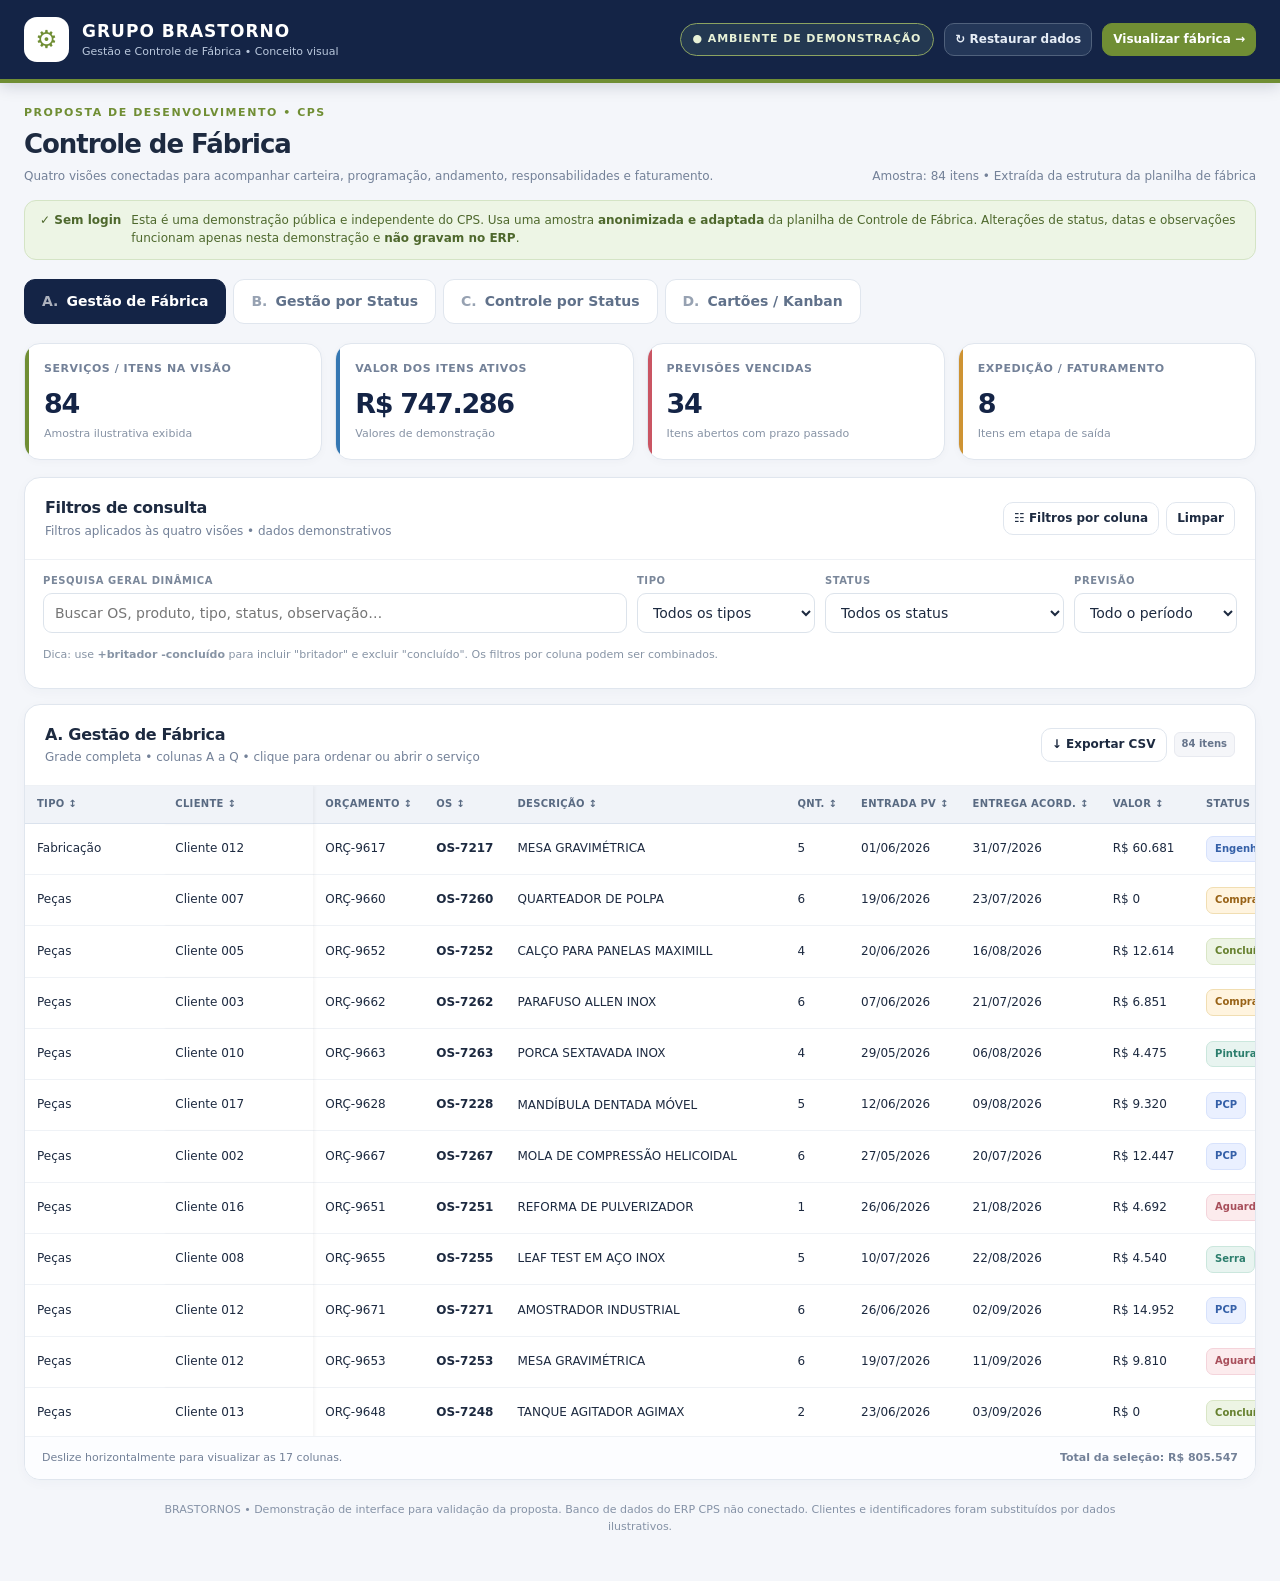
<file: demo/index.html>
<!doctype html>
<html lang="pt-BR">
<head>
<meta charset="utf-8">
<meta name="viewport" content="width=device-width, initial-scale=1">
<title>BRASTORNOS • Gestão de Fábrica | Demonstração</title>
<meta name="robots" content="noindex,nofollow">
<meta name="description" content="Demonstração visual do projeto de gestão de fábrica integrada ao CPS. Sem acesso ao ERP.">
<style>
:root{--navy:#142446;--navy2:#203657;--olive:#708e34;--olive2:#e9f0df;--bg:#f4f6fa;--line:#e0e6ee;--ink:#1d2a40;--muted:#738198;--white:#fff;--blue:#3577b2;--danger:#ca5563;--gold:#ce9333;--radius:16px}*{box-sizing:border-box}body{margin:0;background:var(--bg);color:var(--ink);font:14px/1.48 Inter,ui-sans-serif,system-ui,-apple-system,"Segoe UI",sans-serif}button,input,select,textarea{font:inherit}button{cursor:pointer}a{color:inherit}header{background:var(--navy);color:white;border-bottom:4px solid var(--olive);position:sticky;top:0;z-index:20;box-shadow:0 3px 15px #0c18342b}.head{max-width:1500px;padding:17px 24px;margin:auto;display:flex;align-items:center;gap:18px;justify-content:space-between}.brand{display:flex;align-items:center;gap:13px;min-width:0}.brand-mark{width:45px;height:45px;border-radius:13px;background:#fff;color:var(--olive);display:grid;place-items:center;font-size:25px;font-weight:900}.brand strong{display:block;letter-spacing:.06em;font-size:17px}.brand small{display:block;color:#b9c7dc;font-size:11px}.head-right{display:flex;align-items:center;gap:10px;flex-wrap:wrap}.demo-pill{border:1px solid #8ca361;background:#233851;padding:7px 12px;border-radius:999px;color:#e7f1d6;font-size:11px;font-weight:800;letter-spacing:.08em}.btn{border:1px solid var(--line);border-radius:10px;background:white;padding:10px 14px;color:var(--ink);font-weight:700;display:inline-flex;align-items:center;gap:7px;justify-content:center;transition:.15s}.btn:hover{border-color:#a7b4c7;transform:translateY(-1px)}.btn.primary{background:var(--olive);border-color:var(--olive);color:#fff}.btn.ghost{border-color:#50617c;color:#e6edf6;background:#243758}.btn.small{font-size:12px;padding:7px 10px}.wrap{max-width:1500px;padding:22px 24px 46px;margin:auto}.hero{display:flex;justify-content:space-between;gap:20px;align-items:flex-end;margin-bottom:15px}.eyebrow{color:var(--olive);font-size:11px;font-weight:900;letter-spacing:.14em;text-transform:uppercase}.hero h1{font-size:26px;letter-spacing:-.04em;margin:4px 0}.subtitle{color:var(--muted);font-size:12px;max-width:770px}.callout{border:1px solid #d4e4c5;background:#edf5e5;color:#4e682d;padding:11px 15px;border-radius:12px;font-size:12px;margin:0 0 19px;display:flex;gap:10px;align-items:flex-start}.callout strong{white-space:nowrap}.tabs{display:flex;gap:7px;overflow:auto;margin-bottom:16px;padding-bottom:3px}.tab{white-space:nowrap;background:white;border:1px solid var(--line);border-radius:11px;padding:11px 17px;color:#60718a;font-weight:750}.tab.active{color:white;background:var(--navy);border-color:var(--navy)}.tab em{font-style:normal;margin-right:8px;opacity:.65}.kpis{display:grid;grid-template-columns:repeat(4,minmax(0,1fr));gap:13px;margin-bottom:17px}.kpi{padding:17px 19px;background:white;border-radius:var(--radius);border:1px solid var(--line);box-shadow:0 2px 8px #1d2a4007;position:relative;overflow:hidden}.kpi:before{content:"";position:absolute;left:0;top:0;bottom:0;width:4px;background:var(--olive)}.kpi:nth-child(2):before{background:var(--blue)}.kpi:nth-child(3):before{background:var(--danger)}.kpi:nth-child(4):before{background:var(--gold)}.kpi .label{color:var(--muted);font-size:11px;letter-spacing:.05em;text-transform:uppercase;font-weight:800}.kpi .num{font-size:27px;font-weight:850;letter-spacing:-.05em;margin-top:7px;color:var(--navy)}.kpi .hint{font-size:11px;color:#8793a5;margin-top:2px}.panel{background:#fff;border:1px solid var(--line);border-radius:var(--radius);box-shadow:0 3px 12px #21345608;margin-bottom:15px;overflow:hidden}.panel-head{display:flex;align-items:center;justify-content:space-between;gap:16px;padding:18px 20px;border-bottom:1px solid #eef1f5}.panel-head h2{font-size:16px;letter-spacing:-.02em;margin:0}.panel-head p{color:var(--muted);font-size:12px;margin:3px 0 0}.panel-actions{display:flex;align-items:center;gap:7px;flex-wrap:wrap}.filters{padding:14px 18px;display:flex;gap:10px;flex-wrap:wrap;align-items:center}.field{display:flex;flex-direction:column;gap:5px;min-width:135px}.field.search{flex:1 1 280px}.field label{font-size:10px;color:#7a879a;font-weight:850;letter-spacing:.055em;text-transform:uppercase}.field input,.field select,.field textarea,.filter-control{height:40px;width:100%;border-radius:9px;background:#fff;border:1px solid #dce3eb;padding:0 11px;color:var(--ink);outline:none}.field input:focus,.field select:focus,.field textarea:focus{border-color:var(--olive);box-shadow:0 0 0 3px #708e3426}.search-help{font-size:11px;color:#8794a5;padding:0 18px 12px}.filter-box{background:#fafbfd;border-top:1px solid var(--line);padding:14px 18px;display:none;gap:8px;align-items:flex-end;flex-wrap:wrap}.filter-box.open{display:flex}.filter-box .field{flex:1;min-width:160px}.chips{display:flex;flex-wrap:wrap;gap:6px;padding:0 18px 12px}.chip{background:#eef3ea;color:#54772c;border:1px solid #d7e7cd;border-radius:7px;font-size:11px;padding:5px 9px}.chip button{border:none;background:none;margin-left:7px;color:#54772c;font-weight:900}.table-wrap{width:100%;overflow:auto;max-height:650px}.grid-table{border-collapse:separate;border-spacing:0;width:100%;font-size:12px;white-space:nowrap}.grid-table th{position:sticky;top:0;z-index:4;text-align:left;background:#f0f3f8;color:#596a82;border-bottom:1px solid #dae2ed;padding:11px 12px;font-size:10px;font-weight:900;letter-spacing:.03em;text-transform:uppercase}.grid-table th button{border:0;background:none;color:inherit;font-weight:inherit;font-size:inherit;letter-spacing:inherit;padding:0;text-align:left}.grid-table td{padding:10px 12px;border-bottom:1px solid #eff2f6;vertical-align:middle}.grid-table tbody tr:hover td{background:#f8faf3}.grid-table th:nth-child(1),.grid-table td:nth-child(1){position:sticky;left:0;z-index:2;min-width:111px;background:#fff}.grid-table th:nth-child(2),.grid-table td:nth-child(2){position:sticky;left:111px;z-index:2;min-width:150px;background:#fff;box-shadow:2px 0 3px #0000000a}.grid-table th:nth-child(-n+2){z-index:6;background:#f0f3f8}.grid-table tr:hover td:nth-child(-n+2){background:#f8faf3}.grid-table td.desc{white-space:normal;min-width:280px;max-width:370px;line-height:1.3}.table-bottom{display:flex;justify-content:space-between;gap:10px;padding:13px 17px;font-size:11px;color:var(--muted);background:#fcfdff;border-top:1px solid #eff2f6}.pill{font-size:10px;white-space:nowrap;border-radius:7px;border:1px solid transparent;padding:5px 8px;font-weight:850;display:inline-block}.pill.plan{background:#eaf0ff;color:#3560a8;border-color:#d7e2fc}.pill.buy{background:#fff4df;color:#986216;border-color:#f1deb2}.pill.work{background:#e8f4f0;color:#2c7e6d;border-color:#cbe7dd}.pill.qa{background:#efeafb;color:#7756a7;border-color:#ddd2f4}.pill.invoice{background:#fcebed;color:#a84f5b;border-color:#f4d4db}.pill.done{background:#edf4e4;color:#66802e;border-color:#d9e6c6}.pill.other{background:#eef1f5;color:#6d7890;border-color:#dee5ec}.tag{display:inline-flex;align-items:center;gap:4px;background:#f5f6f9;border:1px solid #e8eaf0;color:#66748b;padding:4px 7px;border-radius:6px;font-size:10px;font-weight:750}.tag.bad{background:#fff0ef;color:#c7514c;border-color:#ffd8d6}.action{background:#eef5e8;color:#618335;border:1px solid #d9e8cc;padding:6px 9px;border-radius:7px;font-size:11px;font-weight:800}.action:hover{background:#e1efd3}.muted{color:var(--muted)}.split{display:grid;grid-template-columns:1.5fr 1fr;gap:14px}.status-lines{padding:17px 20px 22px}.sline{display:grid;grid-template-columns:145px 1fr 44px;gap:10px;align-items:center;margin:12px 0;font-size:12px}.sline .name{color:#54637a;overflow:hidden;text-overflow:ellipsis;white-space:nowrap;font-weight:700}.track{background:#eff2f6;height:12px;border-radius:10px;overflow:hidden}.fill{height:100%;background:var(--olive);border-radius:10px}.val{text-align:right;font-weight:800;color:#344762}.donutbox{padding:22px;display:flex;align-items:center;justify-content:center;flex-direction:column;gap:16px}.donut{width:190px;height:190px;border-radius:50%;position:relative;display:grid;place-items:center}.donut:before{content:"";background:#fff;position:absolute;inset:35px;border-radius:50%}.donut strong{position:relative;z-index:1;font-size:25px;color:var(--navy)}.legend{display:flex;flex-wrap:wrap;gap:11px;justify-content:center;font-size:11px;color:#5b6b83}.legend i{display:inline-block;width:9px;height:9px;border-radius:3px;margin-right:5px}.role{display:flex;gap:10px;align-items:end;flex-wrap:wrap;padding:16px 20px;background:#fafbfd;border-bottom:1px solid var(--line)}.role .field{min-width:250px}.role-note{font-size:11px;color:var(--muted);max-width:800px}.role-list{padding:15px;display:grid;grid-template-columns:repeat(2,minmax(0,1fr));gap:10px}.task{border:1px solid #e4e9f0;border-radius:12px;padding:14px;background:#fff;display:flex;flex-direction:column;gap:9px}.task h3{font-size:13px;margin:0;color:var(--navy)}.task p{font-size:11px;color:var(--muted);margin:0}.task-head{display:flex;justify-content:space-between;gap:7px;align-items:center}.task-foot{display:flex;justify-content:space-between;align-items:center;gap:7px;font-size:11px;color:var(--muted)}.kanban{display:grid;grid-template-columns:repeat(6,minmax(215px,1fr));gap:12px;overflow:auto;padding:16px;align-items:start}.lane{border-radius:13px;background:#f1f4f8;border:1px solid #e1e7ee;min-height:360px;padding:10px}.lane-head{display:flex;justify-content:space-between;align-items:center;font-weight:850;font-size:12px;color:var(--navy);padding:4px 4px 12px}.lane-count{background:#dfe7f1;color:#526781;padding:3px 8px;border-radius:7px}.mini-card{border:1px solid #dce3eb;background:#fff;padding:12px;border-radius:10px;margin-bottom:9px;box-shadow:0 2px 8px #00000008;cursor:grab}.mini-card:hover{border-color:#8ba55b;box-shadow:0 4px 14px #1c27351a}.mini-card strong{font-size:12px;color:var(--navy);display:block;margin-bottom:4px}.mini-card .prod{font-size:11px;color:#586980;line-height:1.3;margin-bottom:8px;display:block}.mini-card .meta{display:flex;justify-content:space-between;gap:7px;color:#7b889b;font-size:10px}.mini-card .meta .bad{color:#cc4e54}.empty{padding:38px;text-align:center;color:#8b98a8;font-size:12px}.footnote{font-size:11px;color:#8592a6;max-width:1000px;margin:22px auto 0;text-align:center}.overlay{display:none;position:fixed;inset:0;background:#15243c99;z-index:50;align-items:center;justify-content:center;padding:20px}.overlay.show{display:flex}.modal{background:#fff;border-radius:17px;max-width:680px;width:100%;max-height:91vh;overflow:auto;box-shadow:0 25px 70px #0d1c3250}.modalhead{position:sticky;top:0;background:#fff;padding:19px 22px;border-bottom:1px solid var(--line);display:flex;align-items:center;justify-content:space-between;z-index:2}.modalhead h2{font-size:17px;margin:0}.modalbody{padding:18px 22px}.cols2{display:grid;grid-template-columns:1fr 1fr;gap:11px}.kv{background:#f6f8fa;padding:10px 12px;border-radius:9px}.kv small{font-size:10px;color:#8a98a8;display:block;text-transform:uppercase;font-weight:850}.kv strong{display:block;margin-top:4px;word-break:break-word;font-size:12px}.field textarea{min-height:95px;padding:10px;resize:vertical}.timeline{border-left:2px solid #dce7d1;margin:9px 0 20px 7px;padding-left:16px}.timeline p{font-size:12px;color:#64748b;margin:12px 0}.timeline p:before{content:"";display:inline-block;width:8px;height:8px;background:var(--olive);border-radius:50%;margin-left:-21px;margin-right:13px}.modalactions{border-top:1px solid var(--line);display:flex;justify-content:flex-end;gap:8px;padding:15px 22px}.hidden{display:none!important}.colormark{width:8px;height:8px;border-radius:50%;background:var(--olive);display:inline-block} @media(max-width:1050px){.kpis{grid-template-columns:repeat(2,1fr)}.split{grid-template-columns:1fr}.kanban{grid-template-columns:repeat(6,235px)}}@media(max-width:620px){.head{padding:12px 14px}.brand strong{font-size:14px}.brand small{font-size:10px}.brand-mark{width:38px;height:38px}.demo-pill{display:none}.wrap{padding:17px 12px 30px}.hero{display:block}.hero h1{font-size:22px}.kpis{gap:8px}.kpi{padding:13px}.kpi .num{font-size:21px}.kpi .hint{font-size:10px}.panel-head{padding:14px}.role-list{grid-template-columns:1fr}.cols2{grid-template-columns:1fr}.role .field{width:100%}.sline{grid-template-columns:120px 1fr 34px}.table-wrap{max-height:65vh}.head-right .btn.ghost{display:none}}
</style>
</head>
<body>
<header><div class="head"><div class="brand"><div class="brand-mark">⚙</div><div><strong>GRUPO BRASTORNO</strong><small>Gestão e Controle de Fábrica • Conceito visual</small></div></div><div class="head-right"><span class="demo-pill">● AMBIENTE DE DEMONSTRAÇÃO</span><button class="btn ghost small" onclick="resetDemo()">↻ Restaurar dados</button><button class="btn primary small" onclick="setView('fabric')">Visualizar fábrica →</button></div></div></header>
<div class="wrap">
  <section class="hero"><div><div class="eyebrow">Proposta de desenvolvimento • CPS</div><h1>Controle de Fábrica</h1><div class="subtitle">Quatro visões conectadas para acompanhar carteira, programação, andamento, responsabilidades e faturamento.</div></div><div class="subtitle" id="timeNote">Demonstração interativa • versão conceitual</div></section>
  <div class="callout"><strong>✓ Sem login</strong><span>Esta é uma demonstração pública e independente do CPS. Usa uma amostra <b>anonimizada e adaptada</b> da planilha de Controle de Fábrica. Alterações de status, datas e observações funcionam apenas nesta demonstração e <b>não gravam no ERP</b>.</span></div>
  <nav class="tabs" aria-label="Telas do projeto"><button class="tab active" id="tab-fabric" onclick="setView('fabric')"><em>A.</em>Gestão de Fábrica</button><button class="tab" id="tab-status" onclick="setView('status')"><em>B.</em>Gestão por Status</button><button class="tab" id="tab-roles" onclick="setView('roles')"><em>C.</em>Controle por Status</button><button class="tab" id="tab-kanban" onclick="setView('kanban')"><em>D.</em>Cartões / Kanban</button></nav>
  <div class="kpis" id="metrics"></div>
  <section class="panel"><div class="panel-head"><div><h2>Filtros de consulta</h2><p>Filtros aplicados às quatro visões • dados demonstrativos</p></div><div class="panel-actions"><button class="btn small" onclick="toggleAdvanced()">☷ Filtros por coluna</button><button class="btn small" onclick="clearFilters()">Limpar</button></div></div>
    <div class="filters"><div class="field search"><label for="q">Pesquisa geral dinâmica</label><input id="q" placeholder="Buscar OS, produto, tipo, status, observação…"></div><div class="field"><label for="typeFilter">Tipo</label><select id="typeFilter"><option value="">Todos os tipos</option></select></div><div class="field"><label for="statusFilter">Status</label><select id="statusFilter"><option value="">Todos os status</option></select></div><div class="field"><label for="periodFilter">Previsão</label><select id="periodFilter"><option value="">Todo o período</option><option value="late">Atrasados</option><option value="current">Próximos 30 dias</option><option value="closed">Concluídos</option></select></div></div>
    <div class="search-help">Dica: use <b>+britador -concluído</b> para incluir "britador" e excluir "concluído". Os filtros por coluna podem ser combinados.</div>
    <div class="filter-box" id="advanced"><div class="field"><label>Coluna</label><select id="columnSelect"></select></div><div class="field" style="flex:2"><label>Contém o texto</label><input id="columnValue" placeholder="Valor a filtrar"></div><button class="btn primary" onclick="addColumnFilter()">Adicionar filtro</button></div><div class="chips" id="chips"></div>
  </section>
  <main id="screen"></main>
  <footer class="footnote">BRASTORNOS • Demonstração de interface para validação da proposta. Banco de dados do ERP CPS não conectado. Clientes e identificadores foram substituídos por dados ilustrativos.</footer>
</div>
<div class="overlay" id="overlay" onclick="if(event.target===this)closeModal()"><div class="modal" role="dialog" aria-modal="true" aria-label="Detalhamento do Serviço"><div class="modalhead"><h2 id="modalTitle">Ordem de Serviço</h2><button class="btn small" onclick="closeModal()">Fechar ✕</button></div><div class="modalbody" id="modalBody"></div><div class="modalactions"><button class="btn" onclick="closeModal()">Cancelar</button><button class="btn primary" onclick="saveModal()">Salvar na demonstração</button></div></div></div>
<script>
(function(){
'use strict';
var TODAY=new Date(2026,9,8), STORE='brastornos_demo_fabrica_v1';
var samples=[
['Fabricação','BRITADOR DE MANDÍBULAS BRASMAX 20X15 ESP'],['Serviços','AMOSTRADOR INDUSTRIAL'],['Fabricação','PLANTA DE BRITAGEM E PULVERIZAÇÃO'],['Serviços','REFORMA DE PULVERIZADOR'],['Serviços','SUPERVISÃO DE MONTAGEM'],['Peças','MOLA DE COMPRESSÃO HELICOIDAL'],['Peças','POLIA MOVIDA DO PULVERIZADOR'],['Fabricação','PULVERIZADOR AXIMILL'],['Peças','JARRO 10X10 EMBORRACHADO'],['Peças','PORCA SEXTAVADA INOX'],['Peças','PARAFUSO ALLEN INOX'],['Peças','CALÇO PARA PANELAS MAXIMILL'],['Fabricação','ESTUFA DE SECAGEM DRYBOX 600L'],['Fabricação','QUARTEADOR DE CORREIA BELTQUARTER'],['Fabricação','MOINHO DE BOLAS MAXIMILL'],['Fabricação','TANQUE AGITADOR AGIMAX'],['Peças','MANDÍBULA DENTADA FIXA'],['Peças','MANDÍBULA DENTADA MÓVEL'],['Fabricação','BRITADOR DE MANDÍBULAS TORMAX'],['Fabricação','MESA GRAVIMÉTRICA'],['Fabricação','GARFO PARA COPELAÇÃO'],['Peças','EIXO DE TRANSMISSÃO'],['Serviços','MANUTENÇÃO EM CONJUNTO MECÂNICO'],['Peças de panela','CONJUNTO DE PANELA PARA MOINHO'],['Canaã - Fabricação','MOINHO DE BOLAS 24 X 48'],['Fabricação - Terceiros','SERVIÇO DE USINAGEM EXTERNA'],['Fabricação','LEAF TEST EM AÇO INOX'],['Peças','ROLAMENTO PARA MANCAL'],['Peças','ANEL DE VEDAÇÃO'],['Peças de panela','TAMPA DE PANELA DE MOAGEM'],['Fabricação','QUARTEADOR DE POLPA'],['Peças','CORREIA DE TRANSMISSÃO'],['Peças','BUCHA DE FIXAÇÃO'],['Fabricação','CONJUNTO DE CHASSI E ESTRUTURA'],['Serviços','INSPEÇÃO DE EQUIPAMENTO'],['Fabricação','CALDEIRARIA DE BASE METÁLICA']
];
var statusWeighted=['PCP','PCP','PCP','PCP','PCP','PCP','Concluído','Concluído','Concluído','Concluído','Concluído','Compras','Compras','Usinagem','Almoxarifado','Montagem','Engenharia','Separado','Aguardando faturamento','Aguardando faturamento','Controle de qualidade','Caldeiraria','Paralisado','Aguardando transportadora','Serra','Pintura'];
var types=['Peças','Peças','Peças','Peças','Peças','Fabricação','Fabricação','Fabricação','Canaã - Fabricação','Peças de panela','Serviços'];
var fields=[
['type','TIPO'],['client','CLIENTE'],['quote','ORÇAMENTO'],['os','OS'],['product','DESCRIÇÃO'],['qty','QNT.'],['entry','ENTRADA PV'],['agreed','ENTREGA ACORD.'],['value','VALOR'],['status','STATUS'],['forecast','PREV. LIBERAÇÃO'],['situation','SITUAÇÃO'],['month','MÊS'],['year','ANO'],['obs','OBSERVAÇÕES'],['invoice','NF'],['invoicedAt','DATA FAT.']
];
function rng(n){var x=Math.sin(n*168.31+77.27)*10000;return x-Math.floor(x)}
function addDays(d,n){var r=new Date(d);r.setDate(r.getDate()+n);return r}
function iso(d){if(!d)return '';var q=new Date(d);if(isNaN(q))return '';return q.getFullYear()+'-'+String(q.getMonth()+1).padStart(2,'0')+'-'+String(q.getDate()).padStart(2,'0')}
function human(s){if(!s)return '—';var p=String(s).substring(0,10).split('-');return p.length===3?p[2]+'/'+p[1]+'/'+p[0]:'—'}
function money(n){return (Number(n)||0).toLocaleString('pt-BR',{style:'currency',currency:'BRL',maximumFractionDigits:0})}
function h(s){return String(s===null||s===undefined?'':s).replace(/[&<>"']/g,function(c){return {'&':'&amp;','<':'&lt;','>':'&gt;','"':'&quot;',"'":'&#39;'}[c]})}
function clean(s){return String(s||'').normalize('NFD').replace(/[\u0300-\u036f]/g,'').toLowerCase().trim()}
function group(s){s=clean(s);if(s.indexOf('conclu')>-1)return 'done';if(s.indexOf('fatur')>-1||s.indexOf('transport')>-1||s.indexOf('exped')>-1)return 'invoice';if(s.indexOf('qualidade')>-1)return 'qa';if(s.indexOf('compra')>-1||s.indexOf('almox')>-1)return 'buy';if(s.indexOf('pcp')>-1||s.indexOf('engenharia')>-1||s.indexOf('comercial')>-1)return 'plan';return 'work'}
function label(s){return '<span class="pill '+group(s)+'">'+h(s)+'</span>'}
function createBase(){var result=[];for(var i=0;i<84;i++){var s=samples[(i*7+i%9)%samples.length];var type=s[0];if(i>20)type=types[(i*11)%types.length];var status=statusWeighted[(i*13+Math.floor(i/5))%statusWeighted.length];if(i<10)status=['PCP','Compras','Usinagem','Montagem','Aguardando faturamento','Controle de qualidade','Concluído','Engenharia','Separado','Paralisado'][i];var days=-135+Math.floor(rng(i+4)*120);var agreed=addDays(TODAY,days+33+Math.floor(rng(i+11)*105));var forecast=addDays(agreed,-20+Math.floor(rng(i+14)*52));var closed=group(status)==='done';var value=(i%6===0?0:Math.round((type.indexOf('Fabricação')>-1?12000:750)+rng(i+88)*(type.indexOf('Fabricação')>-1?91000:15500)));var invoice=closed?'D-'+String(4100+i):'';var actual=closed?iso(addDays(forecast,Math.floor(rng(i+55)*10))):'';result.push({id:'DEMO-'+String(i+1).padStart(4,'0'),type:type,client:'Cliente '+String(1+(i*7)%18).padStart(3,'0'),quote:'ORÇ-'+String(9600+i),os:'OS-'+String(7200+i),product:s[1],qty:1+Math.floor(rng(i+53)*6),entry:iso(addDays(TODAY,days)),agreed:iso(agreed),value:value,status:status,forecast:iso(forecast),obs:'Registro ilustrativo baseado nas etapas e categorias da planilha fornecida.',invoice:invoice,invoicedAt:actual,logs:[{at:'07/10/2026',note:'Registro importado para a demonstração (valores e identificadores adaptados).'}]});}return result}
var base=createBase(),mod={},rows=[],view='fabric',sortKey='forecast',sortDir=1,filters=[],profile='Gestão',currentId=null,advancedOpen=false;
try{mod=JSON.parse(localStorage.getItem(STORE)||'{}');if(!mod||typeof mod!=='object')mod={}}catch(e){mod={}}
function rebuild(){rows=base.map(function(r){var patch=mod[r.id]||{};return Object.assign({},r,patch,{logs:patch.logs||r.logs})})}
function persist(){try{localStorage.setItem(STORE,JSON.stringify(mod))}catch(e){}}
function getField(r,key){if(key==='situation')return r.forecast&&r.agreed&&r.forecast>r.agreed?'Avisar ao comercial':'Dentro do programado';if(key==='month')return r.forecast?String(Number(r.forecast.slice(5,7))).padStart(2,'0'):'';if(key==='year')return r.forecast?r.forecast.slice(0,4):'';return r[key]||''}
function allText(r){return fields.map(function(f){return String(getField(r,f[0]))}).join(' ')+' '+(r.logs||[]).map(function(x){return x.note}).join(' ')}
function matchSearch(r,q){var norm=clean(allText(r));var parts=(q.match(/(?:[+-]?"[^"]+"|[+-]?\S+)/g)||[]);for(var i=0;i<parts.length;i++){var x=parts[i];var neg=x[0]==='-';x=x.replace(/^[+-]/,'').replace(/^"|"$/g,'');x=clean(x);if(!x)continue;if(neg?norm.indexOf(x)>-1:norm.indexOf(x)===-1)return false}return true}
function filt(){var q=document.getElementById('q').value,ty=document.getElementById('typeFilter').value,st=document.getElementById('statusFilter').value,p=document.getElementById('periodFilter').value;return rows.filter(function(r){if(q&&!matchSearch(r,q))return false;if(ty&&r.type!==ty)return false;if(st&&r.status!==st)return false;if(p==='late'&&!(r.forecast<TODAYISO&&group(r.status)!=='done'))return false;if(p==='current'&&!(r.forecast>=TODAYISO&&r.forecast<=iso(addDays(TODAY,30))))return false;if(p==='closed'&&group(r.status)!=='done')return false;return filters.every(function(f){return clean(getField(r,f.k)).indexOf(clean(f.v))>-1})})}
var TODAYISO=iso(TODAY);
function activeRows(){var r=filt();if(view==='roles'&&profile!=='Gestão')return r.filter(function(x){return matchesRole(x,profile)});return r}
function metrics(r){var active=r.filter(function(x){return group(x.status)!=='done'}),late=active.filter(function(x){return x.forecast&&x.forecast<TODAYISO}),waiting=r.filter(function(x){return group(x.status)==='invoice'});document.getElementById('metrics').innerHTML=[
['Serviços / itens na visão',r.length,'Amostra ilustrativa exibida'],['Valor dos itens ativos',money(active.reduce(function(a,x){return a+x.value},0)),'Valores de demonstração'],['Previsões vencidas',late.length,'Itens abertos com prazo passado'],['Expedição / Faturamento',waiting.length,'Itens em etapa de saída']
].map(function(k){return '<article class="kpi"><div class="label">'+k[0]+'</div><div class="num">'+k[1]+'</div><div class="hint">'+k[2]+'</div></article>'}).join('')}
function setView(v){view=v;['fabric','status','roles','kanban'].forEach(function(n){document.getElementById('tab-'+n).classList.toggle('active',n===v)});render()}
window.setView=setView;
function render(){var arr=activeRows();metrics(arr);renderChips();if(view==='fabric')drawFabric(arr);else if(view==='status')drawStatus(arr);else if(view==='roles')drawRoles(arr);else drawKanban(arr)}
function dateTag(r){var late=r.forecast<TODAYISO&&group(r.status)!=='done';return '<span class="tag '+(late?'bad':'')+'">'+human(r.forecast)+(late?' · Atrasado':'')+'</span>'}
function sortable(arr){return arr.slice().sort(function(a,b){var av=getField(a,sortKey),bv=getField(b,sortKey);if(sortKey==='value'||sortKey==='qty')return ((Number(av)||0)-(Number(bv)||0))*sortDir;return String(av).localeCompare(String(bv),'pt-BR',{numeric:true})*sortDir})}
function cell(r,key){var v=getField(r,key);if(key==='status')return label(v);if(key==='forecast')return dateTag(r);if(key==='entry'||key==='agreed'||key==='invoicedAt')return h(human(v));if(key==='value')return money(v);if(key==='situation')return '<span class="tag '+(v==='Avisar ao comercial'?'bad':'')+'">'+h(v)+'</span>';if(key==='obs')return '<span title="'+h(v)+'">'+h(String(v).slice(0,46))+'</span>';if(key==='os')return '<strong>'+h(v)+'</strong>';return h(v||'—')}
function drawFabric(arr){var sorted=sortable(arr);var head='<tr>'+fields.map(function(f){return '<th><button onclick="sortBy('+JSON.stringify(f[0]).replace(/"/g,'&quot;')+')">'+h(f[1])+' '+(sortKey===f[0]?(sortDir>0?'↑':'↓'):'↕')+'</button></th>'}).join('')+'<th>DETALHE</th></tr>';var body=sorted.map(function(r){return '<tr>'+fields.map(function(f){return '<td class="'+(f[0]==='product'?'desc':'')+'">'+cell(r,f[0])+'</td>'}).join('')+'<td><button class="action" onclick="openModal('+JSON.stringify(r.id).replace(/"/g,'&quot;')+')">Abrir</button></td></tr>'}).join('');document.getElementById('screen').innerHTML='<section class="panel"><div class="panel-head"><div><h2>A. Gestão de Fábrica</h2><p>Grade completa • colunas A a Q • clique para ordenar ou abrir o serviço</p></div><div class="panel-actions"><button class="btn small" onclick="downloadCsv()">↓ Exportar CSV</button><span class="tag">'+sorted.length+' itens</span></div></div><div class="table-wrap"><table class="grid-table"><thead>'+head+'</thead><tbody>'+ (body||'<tr><td colspan="18"><div class="empty">Nenhum registro encontrado.</div></td></tr>')+'</tbody></table></div><div class="table-bottom"><span>Deslize horizontalmente para visualizar as 17 colunas.</span><strong>Total da seleção: '+money(sorted.reduce(function(a,x){return a+x.value},0))+'</strong></div></section>'}
window.sortBy=function(k){if(sortKey===k)sortDir*=-1;else{sortKey=k;sortDir=1}render()};
function groupTotal(arr){var d={};arr.forEach(function(r){var g=r.status;d[g]=(d[g]||{count:0,value:0});d[g].count++;d[g].value+=r.value});return Object.entries(d).sort(function(a,b){return b[1].count-a[1].count})}
function drawStatus(arr){var tt=groupTotal(arr),max=Math.max(1,...tt.map(function(x){return x[1].count})),groups=['plan','buy','work','qa','invoice','done'],color=['#5377af','#dca34d','#3c9a80','#936fb1','#cd6672','#809d46'];var gcount=groups.map(function(g){return arr.filter(function(x){return group(x.status)===g}).length}),grand=Math.max(1,gcount.reduce(function(a,b){return a+b},0)),at=0,conic=gcount.map(function(n,i){var st=at;at+=n/grand*360;return color[i]+' '+st+'deg '+at+'deg'}).join(',');var s=tt.map(function(e){return '<div class="sline"><div class="name">'+h(e[0])+'</div><div class="track"><div class="fill" style="width:'+Math.round(e[1].count/max*100)+'%"></div></div><div class="val">'+e[1].count+'</div></div>'}).join('');var leg=groups.map(function(g,i){return '<span><i style="background:'+color[i]+'"></i>'+['PCP/Engenharia','Compras/Almox.','Produção','Qualidade','Saída/Faturamento','Concluído'][i]+' · '+gcount[i]+'</span>'}).join('');document.getElementById('screen').innerHTML='<section class="split"><div class="panel"><div class="panel-head"><div><h2>B. Distribuição por status</h2><p>Quantidade de itens por etapa operacional</p></div></div><div class="status-lines">'+(s||'<div class="empty">Sem itens</div>')+'</div></div><div class="panel"><div class="panel-head"><div><h2>Carteira por macroetapa</h2><p>Distribuição visual do mesmo conjunto de OS</p></div></div><div class="donutbox"><div class="donut" style="background:conic-gradient('+conic+')"><strong>'+grand+'</strong></div><div class="legend">'+leg+'</div></div></div></section><section class="panel"><div class="panel-head"><div><h2>Valor por status</h2><p>Indicadores calculados sobre os valores ilustrativos da amostra</p></div></div><div style="padding:12px 20px">'+tt.slice(0,14).map(function(x){return '<div class="sline" style="grid-template-columns:180px 1fr 130px"><div class="name">'+h(x[0])+'</div><div class="track"><div class="fill" style="background:#4979a8;width:'+Math.round(x[1].value/Math.max(1,...tt.map(function(k){return k[1].value}))*100)+'%"></div></div><div class="val">'+money(x[1].value)+'</div></div>'}).join('')+'</div></section>'}
var roles=['Gestão','Qualidade','Faturamento','Compras','Engenharia','PCP','Produção','Expedição'];
function matchesRole(r,role){var s=clean(r.status);if(role==='Qualidade')return s.indexOf('qualidade')>-1;if(role==='Faturamento')return s.indexOf('faturamento')>-1;if(role==='Compras')return s.indexOf('compra')>-1||s.indexOf('almox')>-1;if(role==='Engenharia')return s.indexOf('engenharia')>-1;if(role==='PCP')return s.indexOf('pcp')>-1;if(role==='Produção')return group(r.status)==='work';if(role==='Expedição')return s.indexOf('transport')>-1||s.indexOf('exped')>-1||s.indexOf('separado')>-1;return true}
function drawRoles(arr){var sel='<select id="roleSelect" onchange="changeRole(this.value)">'+roles.map(function(x){return '<option value="'+h(x)+'" '+(x===profile?'selected':'')+'>'+h(x)+'</option>'}).join('')+'</select>';var l=arr.map(function(r){return '<article class="task"><div class="task-head"><strong>'+h(r.os)+'</strong>'+label(r.status)+'</div><h3>'+h(r.product)+'</h3><p>'+h(r.client)+' · '+h(r.type)+' · '+r.qty+' un.</p><div class="task-foot"><span>Liberação: '+human(r.forecast)+'</span><button class="action" onclick="openModal('+JSON.stringify(r.id).replace(/"/g,'&quot;')+')">Ver / movimentar</button></div></article>'}).join('');document.getElementById('screen').innerHTML='<section class="panel"><div class="panel-head"><div><h2>C. Controle por Status</h2><p>Simulação da fila de trabalho conforme o perfil do usuário do CPS</p></div><span class="tag">'+arr.length+' disponíveis</span></div><div class="role"><div class="field"><label>Simular usuário / setor</label>'+sel+'</div><div class="role-note">Na aplicação definitiva, o sistema identifica o usuário e as permissões diretamente no CPS. Aqui você alterna o perfil para visualizar a experiência — sem senha e sem alteração no ERP.</div></div><div class="role-list">'+(l||'<div class="empty">Não há ordens neste status com os filtros selecionados.</div>')+'</div></section>'}
window.changeRole=function(s){profile=s;render()};
var lanes=[['plan','PCP / Engenharia','PCP'],['buy','Compras / Almox.','Compras'],['work','Em produção','Usinagem'],['qa','Qualidade','Controle de qualidade'],['invoice','Expedição / Fat.','Aguardando faturamento'],['done','Concluídos','Concluído']];
function drawKanban(arr){var all=lanes.map(function(c){var subset=arr.filter(function(r){return group(r.status)===c[0]}).slice(0,28);var cards=subset.map(function(r){return '<div draggable="true" ondragstart="dragStart(event,'+JSON.stringify(r.id).replace(/"/g,'&quot;')+')" class="mini-card" onclick="openModal('+JSON.stringify(r.id).replace(/"/g,'&quot;')+')"><strong>'+h(r.os)+' '+label(r.status)+'</strong><span class="prod">'+h(r.product)+'</span><div class="meta"><span>'+h(r.client)+'</span><span class="'+(r.forecast<TODAYISO&&group(r.status)!=='done'?'bad':'')+'">'+human(r.forecast)+'</span></div></div>'}).join('');return '<section class="lane" ondragover="allowDrop(event)" ondrop="dropOn(event,'+JSON.stringify(c[0]).replace(/"/g,'&quot;')+')"><div class="lane-head"><span>'+h(c[1])+'</span><span class="lane-count">'+arr.filter(function(x){return group(x.status)===c[0]}).length+'</span></div>'+cards+(cards?'':'<div class="empty">Sem cartões</div>')+'</section>'}).join('');document.getElementById('screen').innerHTML='<section class="panel"><div class="panel-head"><div><h2>D. Gestão visual em cartões</h2><p>Estilo Kanban / Trello • arraste um cartão para simular a mudança de etapa</p></div><span class="tag">Arrastar = alteração local</span></div><div class="kanban">'+all+'</div></section>'}
var dragging=null;
window.dragStart=function(e,id){dragging=id;e.dataTransfer.setData('text/plain',id);e.dataTransfer.effectAllowed='move'};
window.allowDrop=function(e){e.preventDefault()};
window.dropOn=function(e,g){e.preventDefault();var id=(e.dataTransfer&&e.dataTransfer.getData('text/plain'))||dragging;var match=lanes.find(function(x){return x[0]===g});if(!match||!id)return;var r=rows.find(function(x){return x.id===id});if(!r)return;patch(id,{status:match[2]},'Status alterado de "'+r.status+'" para "'+match[2]+'" via cartão (simulação).');dragging=null;render()};
function patch(id,values,note){var r=rows.find(function(x){return x.id===id});if(!r)return;var existing=mod[id]||{};var logs=(r.logs||[]).slice();logs.unshift({at:new Date().toLocaleString('pt-BR'),note:note});mod[id]=Object.assign({},existing,values,{logs:logs});persist();rebuild()}
window.openModal=function(id){var r=rows.find(function(x){return x.id===id});if(!r)return;currentId=id;document.getElementById('modalTitle').textContent=r.os+' • Detalhe do Serviço';var g='<div class="cols2">'+[
['Cliente',r.client],['Tipo',r.type],['Orçamento',r.quote],['Quantidade',r.qty],['Entrega acordada',human(r.agreed)],['Situação do prazo',getField(r,'situation')],['Valor ilustrativo',money(r.value)],['NF emitida',r.invoice||'Não emitida']
].map(function(x){return '<div class="kv"><small>'+h(x[0])+'</small><strong>'+h(x[1])+'</strong></div>'}).join('')+'</div>';
var opts=['PCP','Engenharia','Compras','Almoxarifado','Serra','Caldeiraria','Usinagem','Montagem','Pintura','Controle de qualidade','Separado','Aguardando transportadora','Aguardando faturamento','Paralisado','Concluído'];if(opts.indexOf(r.status)===-1)opts.unshift(r.status);
var sel='<select id="modalStatus">'+opts.map(function(s){return '<option '+(r.status===s?'selected':'')+'>'+h(s)+'</option>'}).join('')+'</select>';
var timeline=(r.logs||[]).map(function(x){return '<p><strong>'+h(x.at)+'</strong> — '+h(x.note)+'</p>'}).join('');
document.getElementById('modalBody').innerHTML='<div style="margin-bottom:16px"><div class="eyebrow">Detalhes da ordem</div><h3 style="margin:6px 0 0;font-size:17px">'+h(r.product)+'</h3></div>'+g+'<div class="cols2" style="margin-top:18px"><div class="field"><label>Status (simulado)</label>'+sel+'</div><div class="field"><label>Previsão de liberação</label><input type="date" id="modalForecast" value="'+r.forecast+'"></div></div><div class="field" style="margin-top:13px"><label>Adicionar observação ao histórico</label><textarea id="modalObs" placeholder="Registre uma observação de exemplo…"></textarea></div><h3 style="font-size:13px;margin:23px 0 5px">Histórico de movimentações (demo)</h3><div class="timeline">'+timeline+'</div><div class="callout" style="margin-bottom:0"><strong>Ambiente isolado</strong><span>Salvar aqui apenas simula uma futura gravação no campo Observações do Serviço no CPS.</span></div>';
document.getElementById('overlay').classList.add('show')};
window.closeModal=function(){document.getElementById('overlay').classList.remove('show');currentId=null};
window.saveModal=function(){var r=rows.find(function(x){return x.id===currentId});if(!r)return;var status=document.getElementById('modalStatus').value,forecast=document.getElementById('modalForecast').value,obs=document.getElementById('modalObs').value.trim(),messages=[];if(status!==r.status)messages.push('Status: '+r.status+' → '+status);if(forecast!==r.forecast)messages.push('Previsão: '+human(r.forecast)+' → '+human(forecast));if(obs)messages.push('Observação: '+obs);if(!messages.length){closeModal();return}patch(r.id,{status:status,forecast:forecast,obs:obs||r.obs},messages.join(' | ')+' (simulação).');closeModal();render()};
window.addColumnFilter=function(){var k=document.getElementById('columnSelect').value,v=document.getElementById('columnValue').value.trim();if(!v)return;filters.push({k:k,v:v});document.getElementById('columnValue').value='';render()};
window.removeFilter=function(i){filters.splice(i,1);render()};
function renderChips(){document.getElementById('chips').innerHTML=filters.map(function(f,i){var col=fields.find(function(x){return x[0]===f.k});return '<span class="chip">'+h(col?col[1]:f.k)+': '+h(f.v)+' <button aria-label="Remover filtro" onclick="removeFilter('+i+')">×</button></span>'}).join('')}
window.toggleAdvanced=function(){advancedOpen=!advancedOpen;document.getElementById('advanced').classList.toggle('open',advancedOpen)};
window.clearFilters=function(){document.getElementById('q').value='';document.getElementById('typeFilter').value='';document.getElementById('statusFilter').value='';document.getElementById('periodFilter').value='';filters=[];render()};
window.resetDemo=function(){if(!confirm('Restaurar os dados demonstrativos e descartar alterações locais?'))return;localStorage.removeItem(STORE);mod={};rebuild();render()};
window.downloadCsv=function(){var arr=activeRows(),line=[fields.map(function(f){return f[1]})].concat(arr.map(function(r){return fields.map(function(f){return String(getField(r,f[0]))})}));var csv='\ufeff'+line.map(function(r){return r.map(function(x){return '"'+String(x).replace(/"/g,'""')+'"'}).join(';')}).join('\r\n');var a=document.createElement('a');a.href=URL.createObjectURL(new Blob([csv],{type:'text/csv;charset=utf-8'}));a.download='brastornos-demo-fabrica.csv';a.click();setTimeout(function(){URL.revokeObjectURL(a.href)},1000)};
function init(){rebuild();var typesAll=Array.from(new Set(rows.map(function(r){return r.type}))).sort(),statusesAll=Array.from(new Set(rows.map(function(r){return r.status}))).sort();document.getElementById('typeFilter').innerHTML='<option value="">Todos os tipos</option>'+typesAll.map(function(v){return '<option>'+h(v)+'</option>'}).join('');document.getElementById('statusFilter').innerHTML='<option value="">Todos os status</option>'+statusesAll.map(function(v){return '<option>'+h(v)+'</option>'}).join('');document.getElementById('columnSelect').innerHTML=fields.map(function(f){return '<option value="'+h(f[0])+'">'+h(f[1])+'</option>'}).join('');['q','typeFilter','statusFilter','periodFilter'].forEach(function(id){document.getElementById(id).addEventListener('input',render)});document.getElementById('columnValue').addEventListener('keydown',function(e){if(e.key==='Enter')addColumnFilter()});document.addEventListener('keydown',function(e){if(e.key==='Escape')closeModal()});document.getElementById('timeNote').textContent='Amostra: '+rows.length+' itens • Extraída da estrutura da planilha de fábrica';render()}
init();
})();
</script>
</body>
</html>
</file>
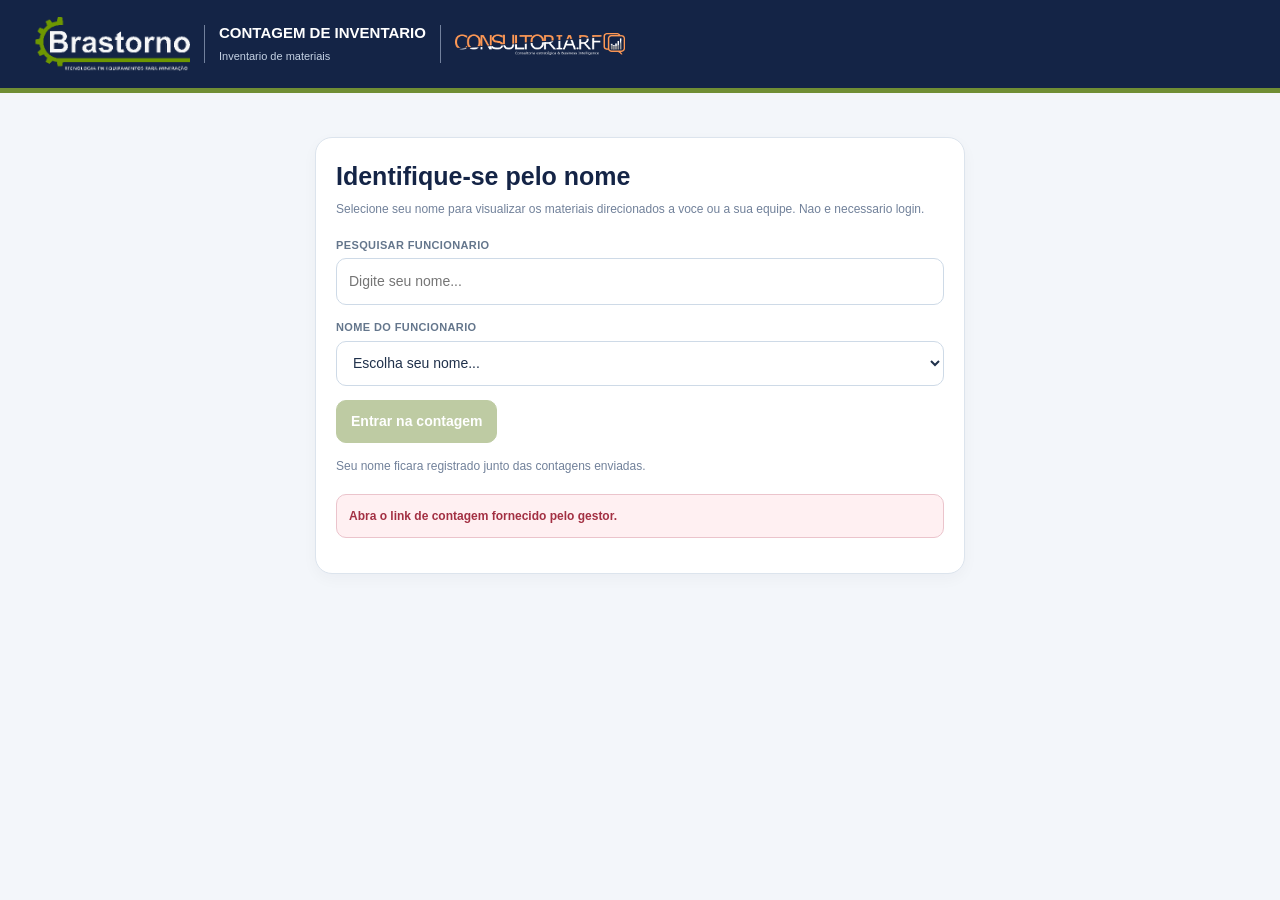
<file: inventario/contagem/index.html>
<!doctype html>
<html lang="pt-BR"><head>
<meta charset="utf-8"><meta name="viewport" content="width=device-width,initial-scale=1">
<meta name="referrer" content="no-referrer"><meta name="robots" content="noindex,nofollow">
<title>Contagem | Inventario Brastorno</title>
<link rel="icon" href="../../controle_fabrica/favicon.png">
<style>
:root{--blue:#142446;--green:#708e34;--bg:#f3f6fa;--line:#dce4ed;--muted:#71819a;--ink:#20314b}
*{box-sizing:border-box}body{margin:0;background:var(--bg);font:14px/1.5 Arial,system-ui,sans-serif;color:var(--ink)}
header{background:var(--blue);color:white;border-bottom:5px solid var(--green)}
.header-content{max-width:1250px;display:flex;align-items:center;gap:14px;margin:auto;padding:14px 20px}
.header-content .logo{object-fit:contain;width:155px;height:60px}.header-divider{height:38px;width:1px;background:#72819d}
.header-title strong{display:block;font-size:15px;font-weight:900}.header-title small{font-size:11px;color:#c5d2e4}
.header-content .parceiro{width:170px;height:55px;object-fit:contain}
main{max-width:1050px;margin:auto;padding:24px 18px 95px}
h1{font-size:25px;margin:0;color:var(--blue)}h2{font-size:19px;margin:0;color:var(--blue)}
p.sub{margin:4px 0 19px;color:var(--muted);font-size:12px}
label{display:block;font-size:11px;font-weight:850;color:#64768c;text-transform:uppercase;letter-spacing:.035em;margin:0 0 5px}
input,select{font:inherit;border:1px solid #cedae7;border-radius:10px;padding:12px;color:var(--ink);width:100%;background:#fff;min-height:45px}
input:focus,select:focus{outline:2px solid #b8ce99;border-color:var(--green)}
button{font:inherit;font-weight:800;border:1px solid #d6e0eb;color:var(--blue);background:#fff;padding:10px 14px;border-radius:10px;cursor:pointer}
button:disabled{opacity:.45;cursor:not-allowed}.primario{background:var(--green);color:#fff;border-color:var(--green)}
.painel{background:#fff;border:1px solid var(--line);border-radius:17px;padding:20px;box-shadow:0 5px 15px #10223f09}
.identidade{max-width:650px;margin:20px auto}.identidade .campo{margin:14px 0}
.nome-selecionado{background:#edf4e6;border-radius:10px;padding:10px 12px;font-weight:bold;color:#466823;display:flex;gap:10px;justify-content:space-between;align-items:center;flex-wrap:wrap;margin:15px 0}
.aviso{font-size:12px;color:#3d7124;font-weight:750;margin:8px 0 15px;min-height:17px}
.aviso.erro{color:#a33043;background:#fff0f2;border:1px solid #ebc4cc;border-radius:10px;padding:12px}
.toolbar{display:flex;gap:10px;align-items:center;margin-bottom:16px;flex-wrap:wrap}.toolbar .campo{flex:1 1 300px}
.toolbar button{align-self:end;min-height:45px}
.resumo{display:flex;align-items:center;justify-content:space-between;gap:12px;margin:14px 0;color:#667891;font-size:12px}
.materiais{display:grid;grid-template-columns:repeat(auto-fit,minmax(275px,1fr));gap:12px}
.material{background:#fff;border:1px solid #dfe6f0;border-radius:13px;padding:14px;box-shadow:0 2px 7px #1327460b;min-width:0}
.material h3{font-size:14px;color:var(--blue);margin:5px 0 9px;line-height:1.35;overflow-wrap:anywhere}
.material .codigo{font-size:13px;font-weight:900;color:var(--green)}
.material .meta{color:#7d8da2;font-size:11px;margin:8px 0}
.material .meta strong{color:var(--blue)}
.material .estado{font-size:11px;font-weight:850;color:#51732e}
.material .acoes{display:flex;align-items:center;justify-content:space-between;gap:12px;margin-top:14px}
.material .acoes button{min-width:120px}
.empty{background:white;border:1px dashed #bccbdd;border-radius:12px;text-align:center;padding:25px;color:#6e8096}
.paginas{display:flex;justify-content:flex-end;align-items:center;gap:8px;margin:15px 0}
.fixa{position:fixed;bottom:0;left:0;right:0;background:white;border-top:2px solid #dce7ce;box-shadow:0 -6px 19px #1b2e4a20;z-index:8;padding:12px 18px}
.fixa .interno{max-width:1050px;margin:auto;display:flex;align-items:center;justify-content:space-between;gap:10px}
.fixa b{font-size:12px}.fixa button{min-height:45px}
#modal:not([hidden]){display:flex;align-items:center;justify-content:center;position:fixed;inset:0;background:#0d192cbf;z-index:20;padding:14px}
.modal-dialog{background:white;border-radius:16px;padding:21px;max-width:570px;width:100%;max-height:90vh;overflow:auto}
.modal-dialog .sub{margin-bottom:16px}.modal-dialog input{margin:5px 0 12px}.modal-dialog .buttons{display:flex;justify-content:flex-end;gap:8px;flex-wrap:wrap}
.lote-linha{display:grid;grid-template-columns:minmax(0,1fr) minmax(95px,115px);gap:8px;align-items:center}
.lote-linha input{min-width:0}
[hidden]{display:none!important}
@media(max-width:710px){.header-content{padding:10px 11px;gap:8px}.header-content .logo{width:125px;height:53px}.header-content .parceiro{display:none}.header-divider{height:30px}.header-title strong{font-size:12px}.header-title small{font-size:9px}main{padding:15px 11px 96px}h1{font-size:22px}.painel{padding:14px}.materiais{grid-template-columns:minmax(0,1fr)}.material .acoes button{min-width:120px}.fixa{padding:9px}.fixa .interno b{font-size:11px}.fixa button{font-size:12px;padding:11px}.modal-dialog{padding:14px}}

/* V3.6 - tela publica compacta e pesquisa por local */
#nomeContador.nome-compacto{font-size:12px;margin:5px 0 14px;padding:8px 12px;min-height:0;gap:12px}
.nome-compacto span{overflow-wrap:anywhere;min-width:0}
.nome-compacto button{min-height:30px;padding:5px 9px;font-size:11px;border-radius:7px}
.toolbar .campo-local{flex:0 1 260px;min-width:190px}
.toolbar .campo-local select{max-width:100%;text-overflow:ellipsis}
.toolbar input,.toolbar select{min-height:45px}
@media(max-width:710px){main{padding-top:10px}.nome-compacto{margin-top:0!important}.toolbar{display:grid;grid-template-columns:minmax(0,1fr);gap:9px}.toolbar .campo,.toolbar .campo-local{min-width:0;max-width:100%;width:100%}.toolbar #btnAtualizar{width:100%}}
</style></head><body>
<header><div class="header-content">
<img class="logo" src="../../controle_fabrica/brastorno_logo.png" alt="Brastorno">
<span class="header-divider"></span><div class="header-title"><strong>CONTAGEM DE INVENTARIO</strong><small>Inventario de materiais</small></div>
<span class="header-divider"></span><img class="parceiro" src="../../LOGO.PNG" alt="Consultoria RF"></div></header>
<main>
<section id="telaEntrada" class="identidade painel">
 <h1>Identifique-se pelo nome</h1>
 <p class="sub">Selecione seu nome para visualizar os materiais direcionados a voce ou a sua equipe. Nao e necessario login.</p>
 <div id="empresaConvite" class="nome-selecionado" hidden></div>
 <div class="campo"><label for="buscarNome">Pesquisar funcionario</label><input id="buscarNome" placeholder="Digite seu nome..." autocomplete="off"></div>
 <div class="campo"><label for="selecionarNome">Nome do funcionario</label><select id="selecionarNome"><option value="">Escolha seu nome...</option></select></div>
 <button class="primario" id="btnIniciar" type="button" disabled>Entrar na contagem</button>
 <p class="sub" style="margin-top:14px">Seu nome ficara registrado junto das contagens enviadas.</p>
</section>
<section id="telaContagem" hidden>
 <div id="nomeContador" class="nome-selecionado nome-compacto"></div>
 <div class="toolbar">
  <div class="campo"><label for="buscaMaterial">Pesquisar codigo ou material</label><input id="buscaMaterial" placeholder="Buscar materiais..." autocomplete="off"></div>
  <div class="campo campo-local"><label for="filtroLocalPublico">Local de estoque</label>
   <select id="filtroLocalPublico" aria-label="Filtrar por local de estoque"><option value="">Todos os locais</option></select></div>
  <button type="button" id="btnAtualizar">Atualizar</button>
 </div>
 <div id="mensagem" class="aviso"></div>
 <div id="resumoMateriais" class="resumo"></div>
 <div id="listaMateriais" class="materiais"></div>
 <div class="paginas" id="paginacao"></div>
</section>
</main>
<div class="fixa" id="rodape" hidden><div class="interno"><b id="resumoRascunho">0 materiais contados</b><button id="btnEnviar" class="primario" disabled>Enviar para conferencia</button></div></div>
<div id="modal" hidden></div>
<script src="./app.js?v=36"></script>
</body></html>
</file>
